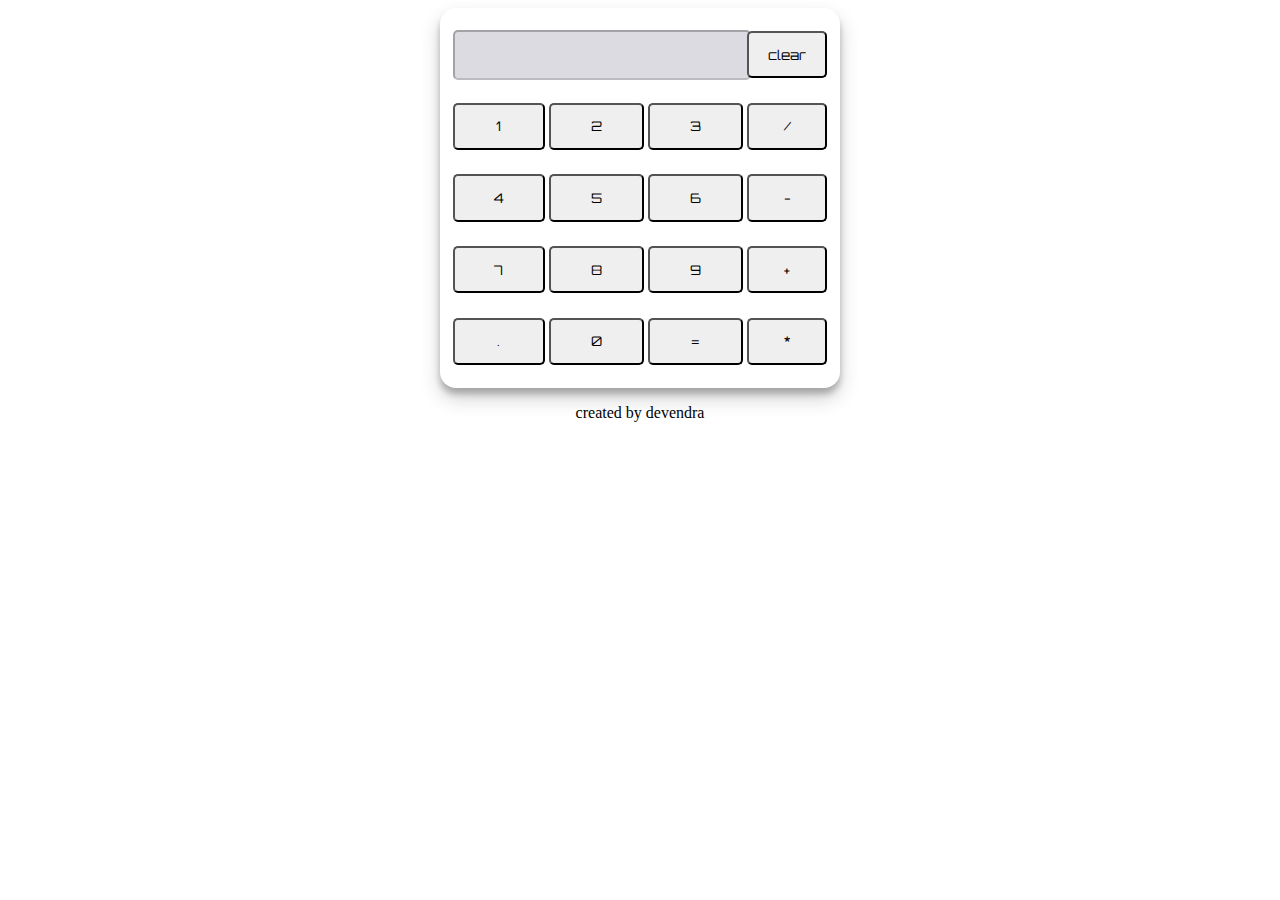
<file: calculator/index.html>
<!DOCTYPE html>
<html lang="en">
<head>
    <meta charset="UTF-8">
    <meta name="viewport" content="width=device-width, initial-scale=1.0">
    <title>calculator</title>
    <link rel="stylesheet" href="styles.css">
</head>
<body>
    <table class="calculator" >
        <tr>
          <td colspan="3"> <input class="display-box" type="text" id="result" disabled /> </td>
       
          <!-- clearScreen() function clears all the values -->
          <td> <input type="button" value="clear" onclick="clearScreen()" id="btn" /> </td>
        </tr>
        <tr>
          <!-- display() function displays the value of clicked button -->
          <td> <input type="button" value="1" onclick="display('1')" /> </td>
          <td> <input type="button" value="2" onclick="display('2')" /> </td>
          <td> <input type="button" value="3" onclick="display('3')" /> </td>
          <td> <input type="button" value="/" onclick="display('/')" /> </td>
        </tr>
        <tr>
          <td> <input type="button" value="4" onclick="display('4')" /> </td>
          <td> <input type="button" value="5" onclick="display('5')" /> </td>
          <td> <input type="button" value="6" onclick="display('6')" /> </td>
          <td> <input type="button" value="-" onclick="display('-')" /> </td>
        </tr>
        <tr>
          <td> <input type="button" value="7" onclick="display('7')" /> </td>
          <td> <input type="button" value="8" onclick="display('8')" /> </td>
          <td> <input type="button" value="9" onclick="display('9')" /> </td>
          <td> <input type="button" value="+" onclick="display('+')" /> </td>
        </tr>
        <tr>
          <td> <input type="button" value="." onclick="display('.')" /> </td>
          <td> <input type="button" value="0" onclick="display('0')" /> </td>
       
          <!-- calculate() function evaluates the mathematical expression -->
          <td> <input type="button" value="=" onclick="calculate()" id="btn" /> </td>
          <td> <input type="button" value="*" onclick="display('*')" /> </td>
        </tr>
      </table>
       <p style="text-align: center;">created by devendra</p>
      <script type="text/javascript" src="script.js"></script>
</body>
</html>
</file>
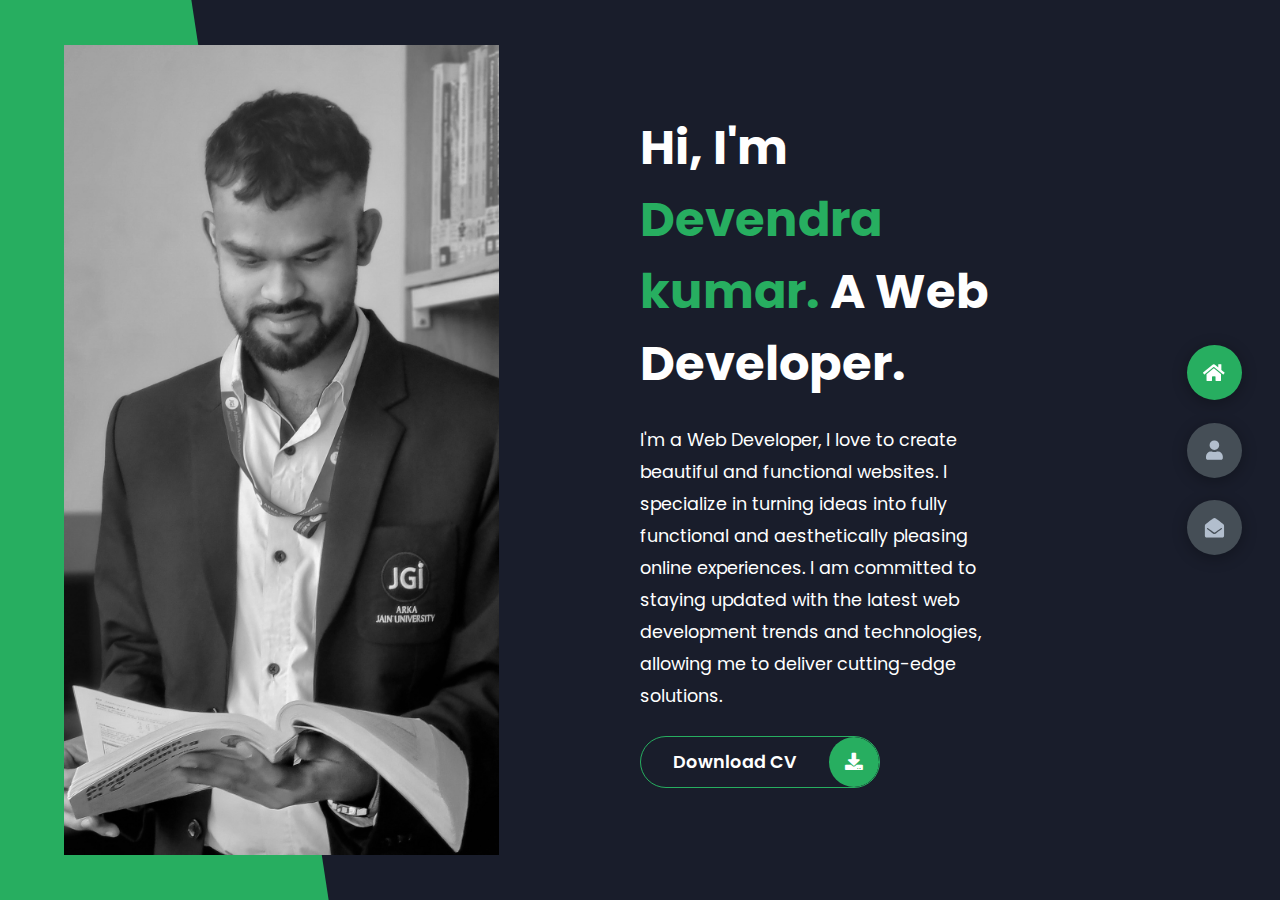
<file: portfolio page/index.html>
<!DOCTYPE html>
<html lang="en">
<head>
    <meta charset="UTF-8">
    <meta http-equiv="X-UA-Compatible" content="IE=edge">
    <meta name="viewport" content="width=device-width, initial-scale=1.0">
    <title>Devendra</title>
    <link rel="stylesheet" href="styles/styles.css">
    <link rel="preconnect" href="https://fonts.googleapis.com">
    <link rel="preconnect" href="https://fonts.gstatic.com" crossorigin>
    <link rel="stylesheet" href="https://cdnjs.cloudflare.com/ajax/libs/font-awesome/5.15.4/css/all.min.css" integrity="sha512-1ycn6IcaQQ40/MKBW2W4Rhis/DbILU74C1vSrLJxCq57o941Ym01SwNsOMqvEBFlcgUa6xLiPY/NS5R+E6ztJQ==" crossorigin="anonymous" referrerpolicy="no-referrer" />
    <link href="https://fonts.googleapis.com/css2?family=Poppins:wght@400;500;600;700;800&display=swap" rel="stylesheet">
</head>
<body class="main-content">
    <header class="container header active" id="home">
        <div class="header-content">
            <div class="left-header">
                <div class="h-shape"></div>
                <div class="image">
                    <img src="/portfolio page/img/dev 1.jpg" alt="">
                </div>
            </div>
            <div class="right-header">
                <h1 class="name">
                    Hi, I'm <span>Devendra kumar.</span>
                    A Web Developer.
                </h1>
                <p>
                    I'm a Web Developer, I love to create beautiful and functional websites.
                    I specialize in turning ideas into fully functional and aesthetically pleasing online experiences.
                    I am committed to staying updated with the latest web development trends and technologies, allowing me to deliver cutting-edge solutions.
                </p>
                <div class="btn-con">
                    <a href="https://app.luminpdf.com/viewer/65cba0368203cdb2931ba36d" class="main-btn">
                        <span class="btn-text">Download CV</span>
                        <span class="btn-icon"><i class="fas fa-download"></i></span>
                    </a>
                </div>
            </div>
        </div>
    </header>
     <main>
        <section class="container about" id="about">
            <div class="main-title">
                <h2>About <span>me</span><span class="bg-text">my stats</span></h2>
            </div>
            <div class="about-container">
                <div class="left-about">
                    <h4>Information About me</h4>
                    <p>
                       Hi I'M Devendra kumar.I have Completed 5+ project.
                       and learn 3+ language.
                       I love to create beautiful and functional websites.
                    </p>
                </div>
                <div class="right-about">
                    <div class="about-item">
                        <div class="abt-text">
                            <p class="large-text">5+</p>
                            <p class="small-text">Projects <br /> Completed</p>
                        </div>
                    </div>
                    <div class="about-item">
                        <div class="abt-text">
                            <p class="large-text">3+</p>
                            <p class="small-text">languages <br /> learn</p>
                        </div>
                    </div>
                </div>
            </div>

            
            <div class="about-stats">
                <h4 class="stat-title">My Skills</h4>
                <div class="progress-bars">
                    <div class="progress-bar">
                        <p class="prog-title">html5</p>
                        <div class="progress-con">
                            <p class="prog-text">80%</p>
                            <div class="progress">
                                <span class="html"></span>
                            </div>
                        </div>
                    </div>
                    <div class="progress-bar">
                        <p class="prog-title">css</p>
                        <div class="progress-con">
                            <p class="prog-text">95%</p>
                            <div class="progress">
                                <span class="css"></span>
                            </div>
                        </div>
                    </div>
                    <div class="progress-bar">
                        <p class="prog-title">javascript</p>
                        <div class="progress-con">
                            <p class="prog-text">75%</p>
                            <div class="progress">
                                <span class="js"></span>
                            </div>
                        </div>
                    </div>
                    <div class="progress-bar">
                        <p class="prog-title">ReactJS</p>
                        <div class="progress-con">
                            <p class="prog-text">75%</p>
                            <div class="progress">
                                <span class="react"></span>
                            </div>
                        </div>
                    </div>
                    <div class="progress-bar">
                        <p class="prog-title">NodeJS</p>
                        <div class="progress-con">
                            <p class="prog-text">87%</p>
                            <div class="progress">
                                <span class="node"></span>
                            </div>
                        </div>
                    </div>
                    <div class="progress-bar">
                        <p class="prog-title">Python</p>
                        <div class="progress-con">
                            <p class="prog-text">40%</p>
                            <div class="progress">
                                <span class="python"></span>
                            </div>
                        </div>
                    </div>

                    <div class="progress-bar">
                        <p class="prog-title">java</p>
                        <div class="progress-con">
                            <p class="prog-text">50%</p>
                            <div class="progress">
                                <span class="python"></span>
                            </div>
                        </div>
                    </div>
                    <div class="progress-bar">
                        <p class="prog-title">mongoDB</p>
                        <div class="progress-con">
                            <p class="prog-text">50%</p>
                            <div class="progress">
                                <span class="python"></span>
                            </div>
                        </div>
                    </div>

                </div>
            </div>
        </section>
        <section class="container contact" id="contact">
            <div class="contact-container">
                <div class="main-title">
                    <h2>Contact <span>Me</span><span class="bg-text">Contact</span></h2>
                </div>
                <div class="contact-content-con">
                    <div class="left-contact">
                        <h4>Contact me here</h4>
                        <p>
                            you can contact me here 
                        </p>
                        <div class="contact-info">
                            <div class="contact-item">
                                <div class="icon">
                                    <i class="fas fa-map-marker-alt"></i>
                                    <span>Location</span>
                                </div>
                                <p>
                                    : jamshedpur , india
                                </p>
                            </div>
                            <div class="contact-item">
                                <div class="icon">
                                    <i class="fas fa-envelope"></i>
                                    <span>Email</span>
                                </div>
                                <p>
                                    <p>:amanaryan3118@gmail.com</p>
                                </p>
                            </div>
                            <div class="contact-item">
                                <div class="icon">
                                    <i class="fas fa-user-graduate"></i>
                                    <span>Education</span>
                                </div>
                                <p>
                                    <span>:Arka jain university</span>
                                     jamshedpur
                                </p>
                            </div>
                            <div class="contact-item">
                                <div class="icon">
                                    <i class="fas fa-user-graduate"></i>
                                    <span>Mobile Number</span>
                                </div>
                                <p>
                                    <span>: 9955311846</span>
                                </p>
                            </div>
                            <div class="contact-item">
                                <div class="icon">
                                    <i class="fas fa-globe-africa"></i>
                                    <span>Languages</span>
                                </div>
                                <p>
                                    <span>: Hindi, English</span>
                                </p>
                            </div>
                        </div>
                        <div class="contact-icons">
                            <div class="contact-icon">
                                <a href="www.facebook.com" target="_blank">
                                    <i class="fab fa-facebook-f"></i>
                                </a>
                                <a href="#" target="_blank">
                                    <i class="fab fa-twitter"></i>
                                </a>
                                <a href="https://github.com/devendra9955" target="_blank">
                                    <i class="fab fa-github"></i>
                                </a>
                                <a href="#" target="_blank">
                                    <i class="fab fa-youtube"></i>
                                </a>
                            </div>
                        </div>
                    </div>
                    <div class="right-contact">
                        <form action="" class="contact-form">
                            <div class="input-control i-c-2">
                                <input type="text" required placeholder="YOUR NAME">
                                <input type="email" required placeholder="YOUR EMAIL">
                            </div>
                            <div class="input-control">
                                <input type="text" required placeholder="ENTER SUBJECT">
                            </div>
                            <div class="input-control">
                                <textarea name="" id="" cols="15" rows="8" placeholder="Message Here..."></textarea>
                            </div>
                            <div class="submit-btn">
                                <a href="#" class="main-btn">
                                    <span class="btn-text">submit</span>
                                    <span class="btn-icon"><i class="fa-solid fa-square-check"></i></span>
                                </a>
                            </div>
                        </form>
                    </div>
                </div>
            </div>
        </section>
    </main> 
 
      <div class="controls">
        <div class="control active-btn" data-id="home" >
            <i class="fas fa-home"></i>
        </div> 
        <div class="control" data-id="about">
            <i class="fas fa-user"></i>
        </div>
         <div class="control" data-id="contact">
            <i class="fas fa-envelope-open"></i>
        </div> 
    </div>
    <script src="app.js"></script>
</body>
</html>
</file>
<file: calculator/styles.css>
@import url('https://fonts.googleapis.com/css2?family=Orbitron&display=swap');

.calculator {
    padding: 10px;
    border-radius: 1em;
    height: 380px;
    width: 400px;
    margin: auto;
    box-shadow: rgba(0, 0, 0, 0.19) 0px 10px 20px, rgba(0, 0, 0, 0.23) 0px 6px 6px;
}

.display-box {
    font-family: 'Orbitron', sans-serif;
    background-color: #dcdbe1;
    border-radius: 5px;
    width: 100%;
    height: 65%;
}



input[type=button] {
    font-family: 'Orbitron', sans-serif;
    width: 100%;
    border-radius: 5px;
    height: 70%;
    outline: none;
}
</file>
<file: portfolio page/styles/styles.css>
* {
    margin: 0;
    padding: 0;
    box-sizing: border-box;
    list-style: none;
  }
  
  :root {
    --color-primary: #191d2b;
    --color-secondary: #27AE60;
    --color-white: #FFFFFF;
    --color-black: #000;
    --color-grey0: #f8f8f8;
    --color-grey-1: #dbe1e8;
    --color-grey-2: #b2becd;
    --color-grey-3: #6c7983;
    --color-grey-4: #454e56;
    --color-grey-5: #2a2e35;
    --color-grey-6: #12181b;
    --br-sm-2: 14px;
    --box-shadow-1: 0 3px 15px rgba(0,0,0,.3);
  }
  
  body {
    background-color: var(--color-primary);
    font-family: "Poppins", sans-serif;
    font-size: 1.1rem;
    color: var(--color-white);
    transition: all 0.4s ease-in-out;
  }
  
  a {
    display: inline-block;
    text-decoration: none;
    color: inherit;
    font-family: inherit;
  }
  
  header {
    min-height: 100vh;
    color: var(--color-white);
    overflow: hidden;
    padding: 0 !important;
  }
  
  section {
    min-height: 100vh;
    width: 100%;
    position: absolute;
    left: 0;
    top: 0;
    padding: 3rem 18rem;
  }
  
  .container {
    display: none;
    transform: translateY(-100%) scale(0);
    transition: all 0.4s ease-in-out;
    background-color: var(--color-primary);
  }
  
  .active {
    display: block;
    animation: appear 1s ease-in-out;
    transform: translateY(0) scaleY(1);
  }
  @keyframes appear {
    0% {
      transform: translateY(-100%) scaleY(0);
    }
    100% {
      transform: translateY(0) scaleY(1);
    }
  }
  
  .controls {
    position: fixed;
    z-index: 10;
    top: 50%;
    right: 3%;
    display: flex;
    flex-direction: column;
    align-items: center;
    justify-content: center;
    transform: translateY(-50%);
  }
  .controls .control {
    padding: 1rem;
    cursor: pointer;
    background-color: var(--color-grey-4);
    width: 55px;
    height: 55px;
    border-radius: 50%;
    display: flex;
    justify-content: center;
    align-items: center;
    margin: 0.7rem 0;
    box-shadow: var(--box-shadow-1);
  }
  .controls .control i {
    font-size: 1.2rem;
    color: var(--color-grey-2);
    pointer-events: none;
  }
  .controls .active-btn {
    background-color: var(--color-secondary);
    transition: all 0.4s ease-in-out;
  }
  .controls .active-btn i {
    color: var(--color-white);
  }
  
  /*Header-content*/
  .header-content {
    display: grid;
    grid-template-columns: repeat(2, 1fr);
    min-height: 100vh;
  }
  .header-content .left-header {
    display: flex;
    align-items: center;
    position: relative;
  }
  .header-content .left-header .h-shape {
    transition: all 0.4s ease-in-out;
    width: 65%;
    height: 100%;
    background-color: var(--color-secondary);
    position: absolute;
    left: 0;
    top: 0;
    z-index: -1;
    clip-path: polygon(0 0, 46% 0, 79% 100%, 0% 100%);
  }
  .header-content .left-header .image {
    border-radius: var(--br-sm-2);
    height: 90%;
    width: 68%;
    margin-left: 4rem;
    background-color: var(--color-black);
    transition: all 0.4s ease-in-out;
  }
  .header-content .left-header .image img {
    width: 100%;
    height: 100%;
    object-fit: cover;
    transition: all 0.4s ease-in-out;
    filter: grayscale(100%);
  }
  .header-content .left-header .image img:hover {
    filter: grayscale(0);
  }
  .header-content .right-header {
    display: flex;
    flex-direction: column;
    justify-content: center;
    padding-right: 18rem;
  }
  .header-content .right-header .name {
    font-size: 3rem;
  }
  .header-content .right-header .name span {
    color: var(--color-secondary);
  }
  .header-content .right-header p {
    margin: 1.5rem 0;
    line-height: 2rem;
  }
  
  /*About*/
  .about-container {
    display: grid;
    grid-template-columns: repeat(2, 1fr);
    padding-top: 3.5rem;
    padding-bottom: 5rem;
  }
  .about-container .right-about {
    display: grid;
    grid-template-columns: repeat(2, 1fr);
    grid-gap: 2rem;
  }
  .about-container .right-about .about-item {
    border: 1px solid var(--color-grey-5);
    border-radius: 5px;
    transition: all 0.4s ease-in-out;
    box-shadow: 1px 2px 15px rgba(0, 0, 0, 0.1);
  }
  .about-container .right-about .about-item:hover {
    cursor: default;
    transform: translateY(-5px);
    border: 1px solid var(--color-secondary);
    box-shadow: 1px 4px 15px rgba(0, 0, 0, 0.32);
  }
  .about-container .right-about .about-item .abt-text {
    padding: 1.5rem;
    display: flex;
    flex-direction: column;
  }
  .about-container .right-about .about-item .abt-text .large-text {
    font-size: 3rem;
    font-weight: 700;
    color: var(--color-secondary);
  }
  .about-container .right-about .about-item .abt-text .small-text {
    padding-left: 3rem;
    position: relative;
    text-transform: uppercase;
    font-size: 1.2rem;
    color: var(--color-grey-1);
    letter-spacing: 2px;
  }
  .about-container .right-about .about-item .abt-text .small-text::before {
    content: "";
    position: absolute;
    left: 0;
    top: 15px;
    width: 2rem;
    height: 2px;
    background-color: var(--color-grey-5);
  }
  .about-container .left-about {
    padding-right: 5rem;
  }
  .about-container .left-about p {
    line-height: 2rem;
    padding: 1rem;
    color: var(--color-grey-1);
  }
  .about-container .left-about h4 {
    font-size: 2rem;
    text-transform: uppercase;
  }
  
  .about-stats {
    padding-bottom: 4rem;
  }
  .about-stats .progress-bars {
    display: grid;
    grid-template-columns: repeat(2, 1fr);
    grid-gap: 2rem;
  }
  .about-stats .progress-bars .progress-bar {
    display: flex;
    flex-direction: column;
  }
  .about-stats .progress-bars .progress-bar .prog-title {
    text-transform: uppercase;
    font-weight: 500;
  }
  .about-stats .progress-bars .progress-bar .progress-con {
    display: flex;
    align-items: center;
  }
  .about-stats .progress-bars .progress-bar .progress-con .prog-text {
    color: var(--color-grey-2);
  }
  .about-stats .progress-bars .progress-bar .progress-con .progress {
    width: 100%;
    height: 0.45rem;
    background-color: var(--color-grey-4);
    margin-left: 1rem;
    position: relative;
  }
  .about-stats .progress-bars .progress-bar .progress-con .progress span {
    position: absolute;
    top: 0;
    left: 0;
    height: 100%;
    background-color: var(--color-secondary);
    transition: all 0.4s ease-in-out;
    width: 60%;
  }
  .about-stats .progress-bars .progress-bar .progress-con .progress .html {
    width: 80%;
  }
  .about-stats .progress-bars .progress-bar .progress-con .progress .css {
    width: 95%;
  }
  .about-stats .progress-bars .progress-bar .progress-con .progress .js {
    width: 75%;
  }
  .about-stats .progress-bars .progress-bar .progress-con .progress .react {
    width: 60%;
  }
  .about-stats .progress-bars .progress-bar .progress-con .progress .node {
    width: 87%;
  }
  .about-stats .progress-bars .progress-bar .progress-con .progress .python {
    width: 70%;
  }
  
  .stat-title {
    text-transform: uppercase;
    font-size: 1.4rem;
    text-align: center;
    padding: 3.5rem 0;
    position: relative;
  }
  .stat-title::before {
    content: "";
    position: absolute;
    left: 50%;
    top: 0;
    width: 40%;
    height: 1px;
    background-color: var(--color-grey-5);
    transform: translateX(-50%);
  }
  
  
  .port-text {
    padding: 2rem 0;
    text-align: center;
  } 
  
  .contact-content-con {
    display: flex;
    padding-top: 3.5rem;
  }
  .contact-content-con .left-contact {
    flex: 2;
  }
  .contact-content-con .left-contact h4 {
    margin-top: 1rem;
    font-size: 2rem;
    text-transform: uppercase;
  }
  .contact-content-con .left-contact p {
    margin: 1rem 0;
    line-height: 2rem;
  }
  .contact-content-con .left-contact .contact-info .contact-item {
    display: flex;
    align-items: center;
    justify-content: space-between;
  }
  .contact-content-con .left-contact .contact-info .contact-item p {
    margin: 0.3rem 0 !important;
    padding: 0 !important;
  }
  .contact-content-con .left-contact .contact-info .contact-item .icon {
    display: grid;
    grid-template-columns: 40px 1fr;
  }
  .contact-content-con .left-contact .contact-info .contact-item .icon i {
    display: flex;
    align-items: center;
    font-size: 1.3rem;
  }
  .contact-content-con .left-contact .contact-icon {
    display: flex;
    margin-top: 2rem;
  }
  .contact-content-con .left-contact .contact-icon a {
    display: flex;
    align-items: center;
    color: var(--color-white);
    background-color: var(--color-grey-5);
    cursor: pointer;
    justify-content: center;
    width: 50px;
    height: 50px;
    border-radius: 50%;
    margin: 0 0.4rem;
    transition: all 0.4s ease-in-out;
  }
  .contact-content-con .left-contact .contact-icon a:hover {
    background-color: var(--color-secondary);
  }
  .contact-content-con .left-contact .contact-icon a:hover i {
    color: var(--color-primary);
  }
  .contact-content-con .left-contact .contact-icon a i {
    display: flex;
    align-items: center;
    justify-content: center;
    font-size: 1.3rem;
  }
  .contact-content-con .right-contact {
    flex: 3;
    margin-left: 3rem;
  }
  .contact-content-con .right-contact .input-control {
    margin: 1.5rem 0;
  }
  .contact-content-con .right-contact .input-control input, .contact-content-con .right-contact .input-control textarea {
    border-radius: 30px;
    font-weight: inherit;
    font-size: inherit;
    font-family: inherit;
    padding: 0.8rem 1.1rem;
    outline: none;
    border: none;
    background-color: var(--color-grey-5);
    width: 100%;
    color: var(--color-white);
    resize: none;
  }
  .contact-content-con .right-contact .i-c-2 {
    display: flex;
  }
  .contact-content-con .right-contact .i-c-2 :last-child {
    margin-left: 1.5rem;
  }
  .contact-content-con .right-contact .submit-btn {
    display: flex;
    justify-content: flex-start;
  }
  
  /*Independed components*/
  .btn-con {
    display: flex;
    align-self: flex-start;
  }
  
  .main-btn {
    border-radius: 30px;
    color: inherit;
    font-weight: 600;
    position: relative;
    border: 1px solid var(--color-secondary);
    display: flex;
    align-self: flex-start;
    align-items: center;
    overflow: hidden;
  }
  .main-btn .btn-text {
    padding: 0 2rem;
  }
  .main-btn .btn-icon {
    background-color: var(--color-secondary);
    display: flex;
    align-items: center;
    justify-content: center;
    border-radius: 50%;
    padding: 1rem;
  }
  .main-btn::before {
    content: "";
    position: absolute;
    top: 0;
    right: 0;
    transform: translateX(100%);
    transition: all 0.4s ease-out;
    z-index: -1;
  }
  .main-btn:hover {
    transition: all 0.4s ease-out;
  }
  .main-btn:hover::before {
    width: 100%;
    height: 100%;
    background-color: var(--color-secondary);
    transform: translateX(0);
    transition: all 0.4s ease-out;
  }
  
  .main-title {
    text-align: center;
  }
  .main-title h2 {
    position: relative;
    text-transform: uppercase;
    font-size: 4rem;
    font-weight: 700;
  }
  .main-title h2 span {
    color: var(--color-secondary);
  }
  .main-title h2 .bg-text {
    position: absolute;
    top: 50%;
    left: 50%;
    color: var(--color-grey-5);
    transition: all 0.4s ease-in-out;
    z-index: -1;
    transform: translate(-50%, -50%);
    font-weight: 800;
    font-size: 6.3rem;
  }
  
  .about-container .left-about p {
    padding-left: 0;
  }
  
  @media screen and (max-width: 600px) {
    header {
      padding: 0 !important;
    }
  
    .header-content {
      grid-template-columns: repeat(1, 1fr);
      padding-bottom: 6rem;
    }
  
    .left-header .h-shape {
      display: none;
    }
  
    .right-header {
      grid-row: 1;
      padding-right: 0rem !important;
      width: 90%;
      margin: 0 auto;
    }
    .right-header .name {
      font-size: 2.5rem !important;
      text-align: center;
      padding-top: 3rem;
    }
  
    .header-content .left-header .image {
      margin: 0 auto;
      width: 90%;
    }
  
    .controls {
      top: auto;
      bottom: 0;
      flex-direction: row;
      justify-content: center;
      left: 50%;
      transform: translateX(-50%);
      width: 100%;
      background-color: var(--color-grey-5);
    }
    .controls .control {
      margin: 1rem 0.3rem;
    }
  
    .about-container {
      grid-template-columns: repeat(1, 1fr);
    }
    .about-container .right-about {
      grid-template-columns: repeat(1, 1fr);
      padding-top: 2.5rem;
    }
    .about-container .left-about {
      padding-right: 0;
    }
    .about-container .left-about p {
      padding-left: 0;
    }
  
    .about-stats .progress-bars {
      grid-template-columns: repeat(1, 1fr);
    }
  
    .contact-content-con {
      flex-direction: column;
    }
    .contact-content-con .right-contact {
      margin-left: 0;
      margin-top: 2.5rem;
    }
  
    .contact-content-con .right-contact .i-c-2 {
      flex-direction: column;
    }
  
    .contact-content-con .right-contact .i-c-2 :last-child {
      margin-left: 0;
      margin-top: 1.5rem;
    }
  
    .contact-content-con .right-contact {
      margin-bottom: 6rem;
    }
  
    .contact-item {
      flex-direction: column;
      margin: 1rem 0;
    }
    .contact-item p {
      font-size: 15px;
      color: var(--color-grey-2);
    }
    .contact-item span {
      font-size: 15px;
    }
    .contact-item .icon {
      grid-template-columns: 25px 1fr;
    }
  
    .main-title h2 {
      font-size: 2rem;
    }
    .main-title h2 span {
      font-size: 2.3rem;
    }
    .main-title h2 .bg-text {
      font-size: 2.3rem;
    }
  }
  @media screen and (max-width: 1432px) {
    .container {
      padding: 7rem 11rem;
    }
  
    .contact-content-con {
      flex-direction: column;
    }
    .contact-content-con .right-contact {
      margin-left: 0;
      margin-top: 2.5rem;
    }
  
    .contact-content-con .right-contact .i-c-2 {
      flex-direction: column;
    }
  
    .contact-content-con .right-contact .i-c-2 :last-child {
      margin-left: 0;
      margin-top: 1.5rem;
    }
  
    .contact-content-con .right-contact {
      margin-bottom: 6rem;
    }
  
    .main-title h2 .bg-text {
      font-size: 5.5rem;
    }
  }
  @media screen and (max-width: 1250px) {
    .header-content .right-header {
      padding-right: 9rem;
    }
  }




  @media screen and (max-width: 1070px) {
    .about-container {
      grid-template-columns: repeat(1, 1fr);
    }
    .about-container .right-about {
      padding-top: 2.5rem;
    }
  
    .main-title h2 {
      font-size: 4rem;
    }
    .main-title h2 span {
      font-size: 4rem;
    }
    .main-title h2 .bg-text {
      font-size: 4.5rem;
    }
  }
  @media screen and (max-width: 970px) {
    .container {
      padding: 7rem 6rem;
    }
  
    .about-container .left-about {
      padding-right: 0rem;
    }
  
    .header-content {
      grid-template-columns: repeat(1, 1fr);
      padding-bottom: 6rem;
    }
  
    .left-header .h-shape {
      display: none;
    }
    .left-header .image {
      width: 90% !important;
      margin: 0 auto !important;
    }
  
    .right-header {
      grid-row: 1;
      padding-right: 0rem !important;
      width: 90%;
      margin: 0 auto;
    }
    .right-header .name {
      font-size: 2.5rem !important;
      text-align: center;
      padding-top: 3rem;
    }
  }
  @media screen and (max-width: 700px) {
    .container {
      padding: 7rem 3rem;
    }
  
    .about-stats .progress-bars {
      grid-template-columns: repeat(1, 1fr);
    }
  
    .about-container .right-about {
      grid-template-columns: repeat(1, 1fr);
    }
  
    .timeline {
      grid-template-columns: repeat(1, 1fr);
    }
  
    .main-title h2 {
      font-size: 3rem;
    }
    .main-title h2 span {
      font-size: 3rem;
    }
    .main-title h2 .bg-text {
      font-size: 4rem;
    }
  }
</file>
